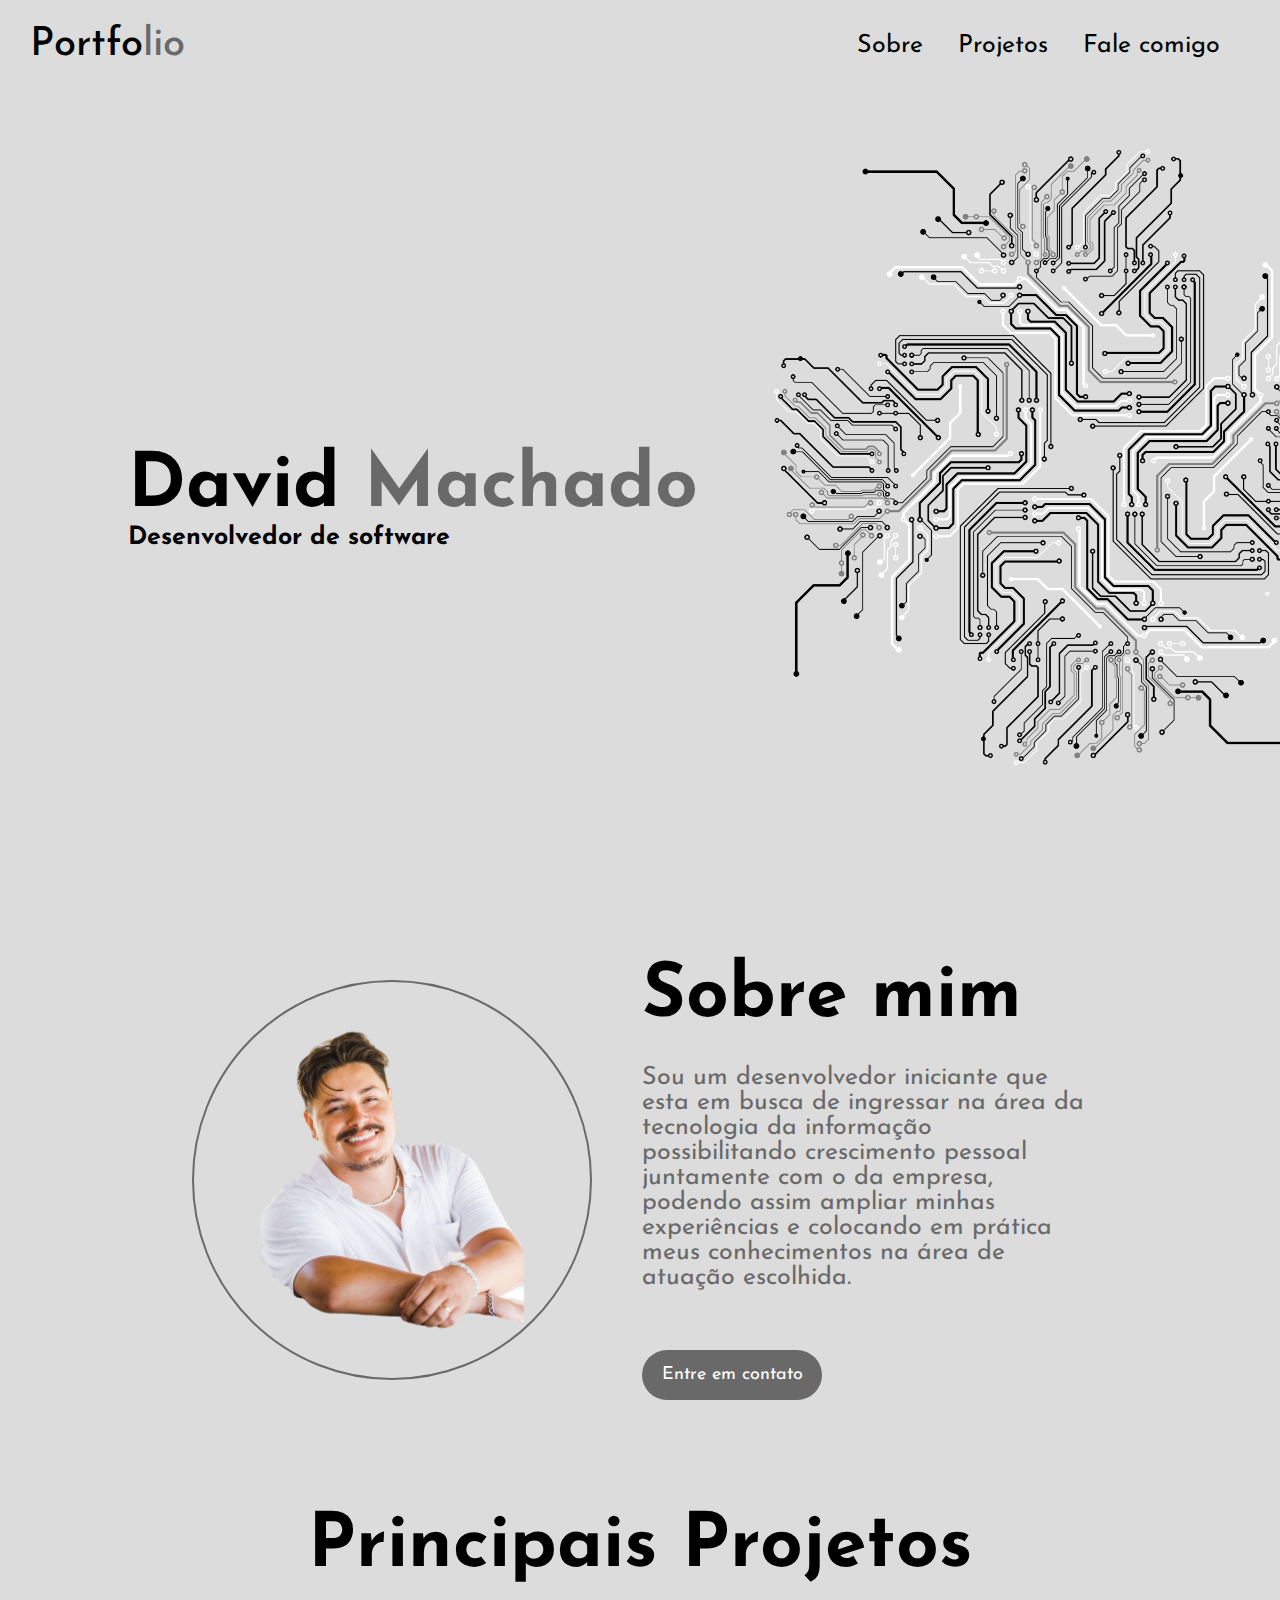
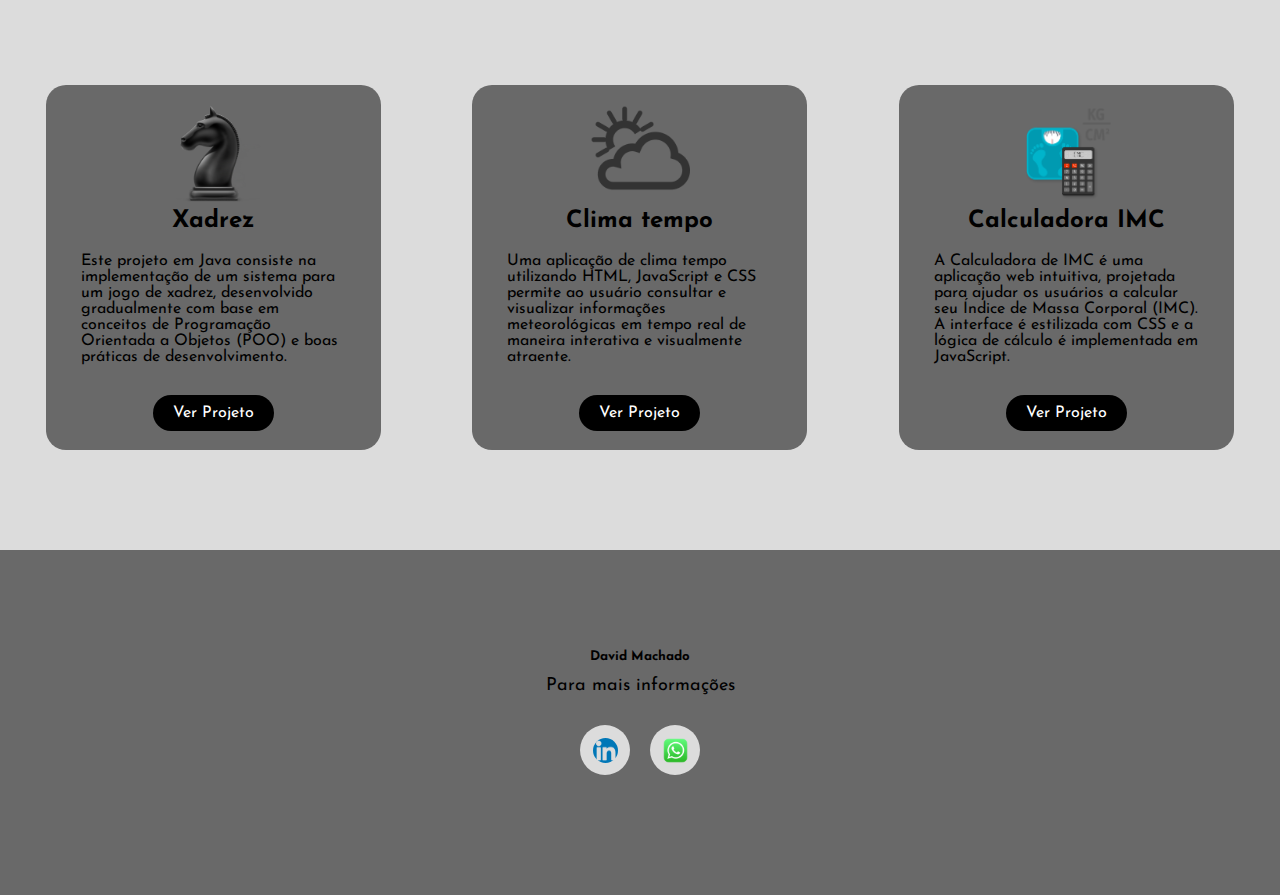
<file: index.html>
<!DOCTYPE html>
<html lang="pt-br">
    <head>
        <meta charset="UTF-8">
        <meta name="viewport" content="width=device-width, initial-scale=1.0">
        <link rel="stylesheet" href="./styles.css">
        <link rel="preconnect" href="https://fonts.googleapis.com">
        <link rel="preconnect" href="https://fonts.gstatic.com" crossorigin>
        <link href="https://fonts.googleapis.com/css2?family=Josefin+Sans:ital,wght@0,100..700;1,100..700&display=swap" rel="stylesheet">
        <title>David Machado</title>
    </head>
    <body>
        <div class="caixa-principal" id="home">
            <nav>
                <h2 class="portfolio">
                    Portfo<span>lio</span>
                </h2>
                <ul>
                    <li>
                        <a class="link-menu" href="#sobre">Sobre</a>
                    </li>
                    <li>
                        <a class="link-menu" href="#projetos-id">Projetos</a>
                    </li>
                    <li>
                        <a class="link-menu" href="#fale-comigo">Fale comigo</a>
                    </li>
                </ul>
            </nav>
            <div class="meu-nome">
                <h1>
                    David
                    <span>Machado</span>
                </h1>
                <h3>Desenvolvedor de software</h3>
            </div>
        </div>
        <section id="sobre">
            <img src="./img/david.png">
            <div>
                <h2>Sobre mim</h2>
                <p>
                    Sou um desenvolvedor iniciante que esta em busca de ingressar na área da tecnologia da informação
                possibilitando crescimento pessoal juntamente com o da empresa, podendo assim ampliar minhas
                experiências e colocando em prática meus conhecimentos na área de atuação escolhida.
                </p>
                <a href="mailto:davidramonm@outlook.com"><button>Entre em contato</button></a>
            </div>
        </section>
        <div class="projetos" id="projetos-id">
            <h2>Principais Projetos</h2>
            <div class="card-projetos">
                <div class="card">
                    <img src="./img/xadrez.png">
                    <h5>Xadrez</h5>
                    <p>
                        Este projeto em Java consiste na implementação de um sistema para um jogo de xadrez, desenvolvido gradualmente com base em conceitos de Programação Orientada a Objetos (POO) e boas práticas de desenvolvimento.
                    </p>
                    <a href="xadrez.html">Ver Projeto</a>
                </div>
                <div class="card">
                    <img src="./img/weather.png">
                    <h5>Clima tempo</h5>
                    <p>
                        Uma aplicação de clima tempo utilizando HTML, JavaScript e CSS permite ao usuário consultar e visualizar informações meteorológicas em tempo real de maneira interativa e visualmente atraente.
                    </p>
                    <a href="https://weatherdata25.netlify.app/" target="_blank">Ver Projeto</a>
                </div>
                <div class="card">
                    <img src="./img/imc.png">
                    <h5>Calculadora IMC</h5>
                    <p>
                        A Calculadora de IMC é uma aplicação web intuitiva, projetada para ajudar os usuários a calcular seu Índice de Massa Corporal (IMC). A interface é estilizada com CSS e a lógica de cálculo é implementada em JavaScript.
                    </p>
                    <a href="https://imccalculatorbydvd.netlify.app/" target="_blank">Ver Projeto</a>
                </div>
            </div>
        </div>
        <footer id="fale-comigo">
            <h5>David Machado</h5>
            <p>Para mais informações</p>

            <div class="social">
                <a href="https://www.linkedin.com/in/david-machado-5194b8239/" target="_blank">
                    <img src="./img/linkedin.png">
                </a>
                <div class="whatsapp">
                    <a href="https://wa.me/5515997001591" target="_blank">
                        <img src="./img/whatsapp.png">
                    </a>
                </div>
            </div>
        </footer>
    </body>
</html>
</file>
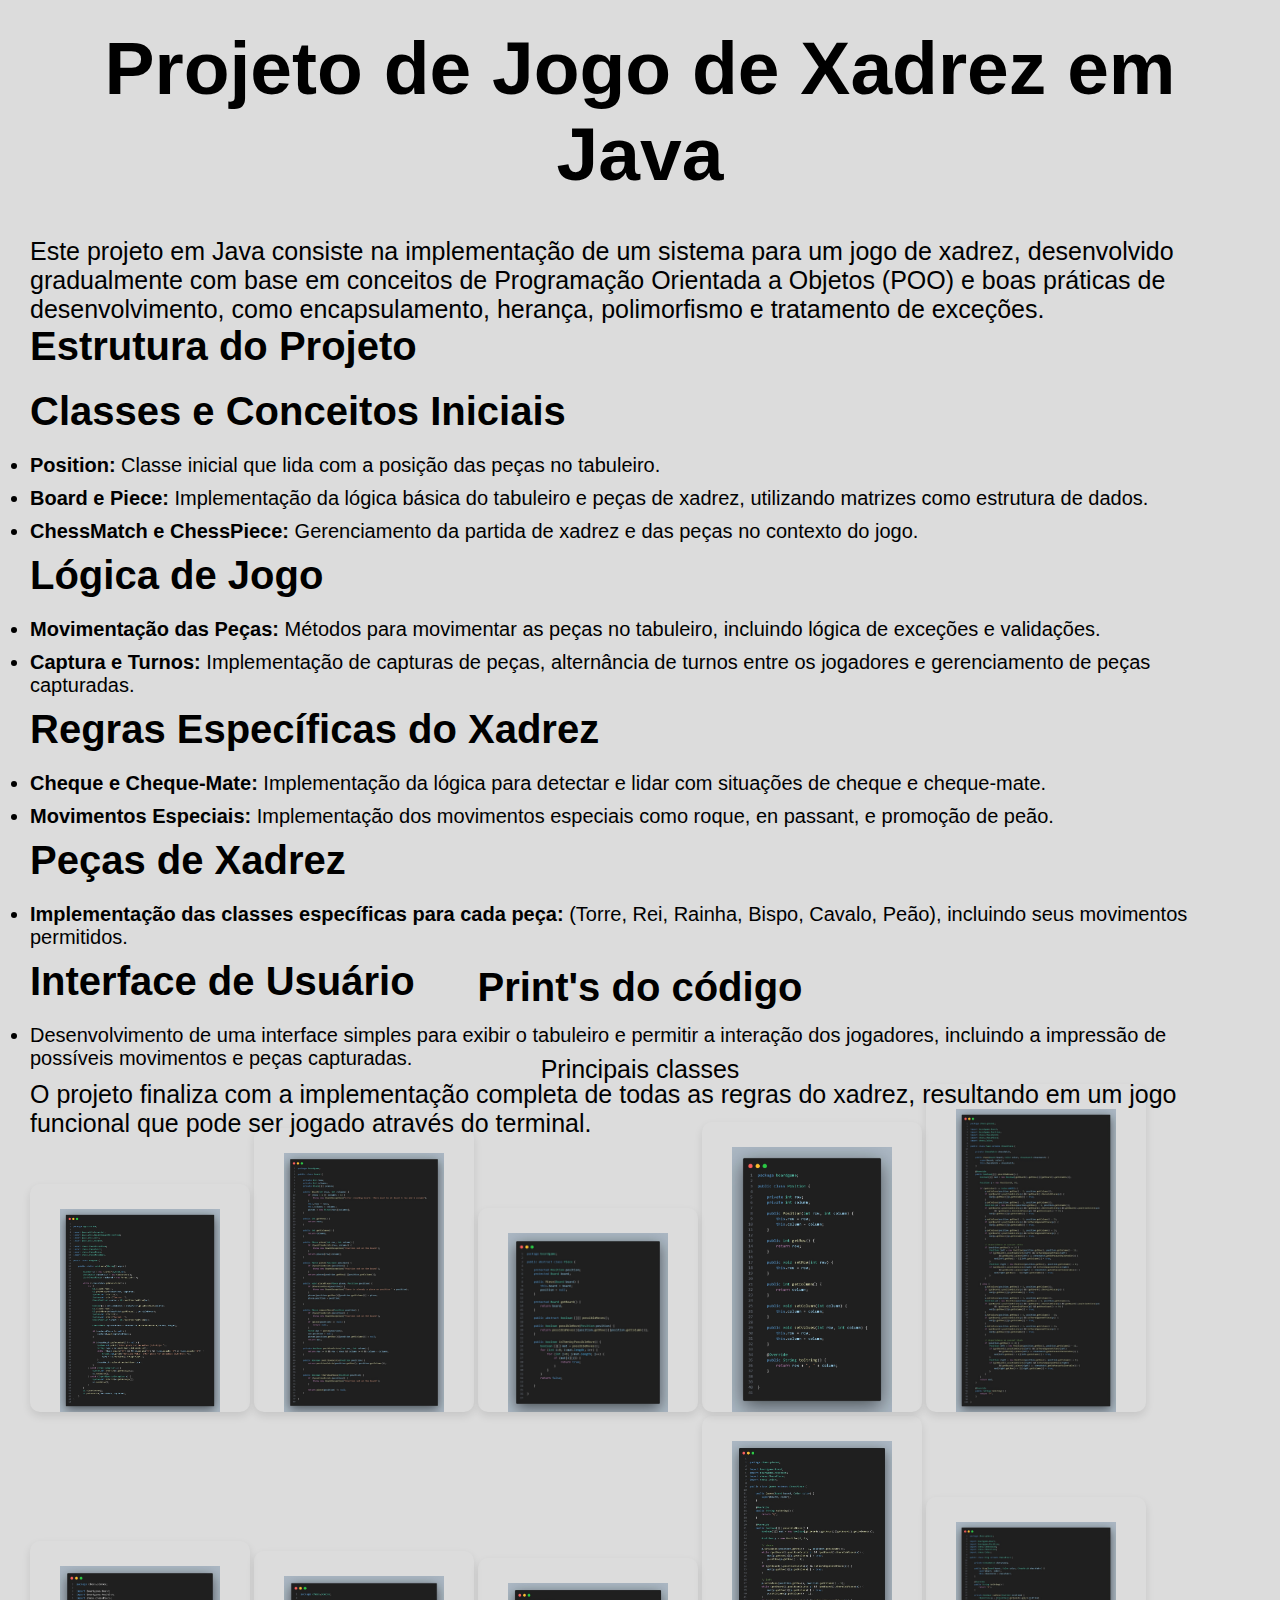
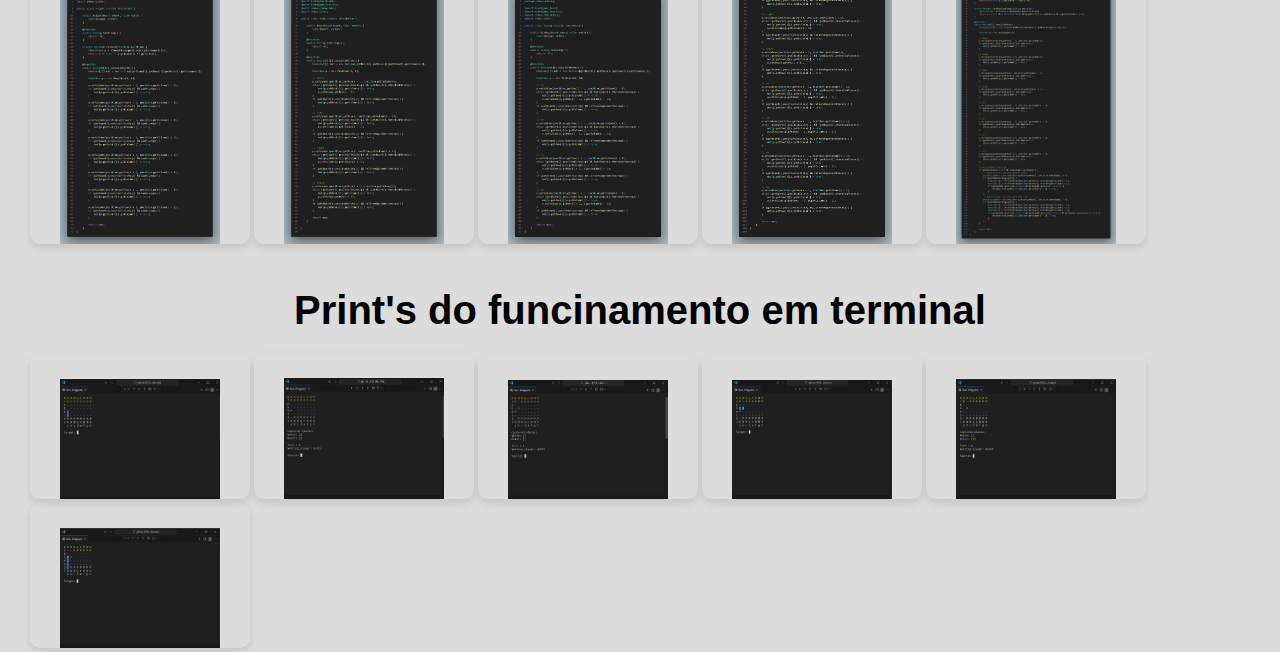
<file: xadrez.html>
<!DOCTYPE html>
<html lang="pt-br">
<head>
    <meta charset="UTF-8">
    <meta name="viewport" content="width=device-width, initial-scale=1.0">
    <link rel="stylesheet" href="xadrez.css">
    <title>Projeto de Jogo de Xadrez em Java</title>
</head>
<body>
    <div class="caixa-principal">
    <nav>
    <h1>Projeto de Jogo de Xadrez em Java</h1>
    <p>Este projeto em Java consiste na implementação de um sistema para um jogo de xadrez, desenvolvido gradualmente com base em conceitos de Programação Orientada a Objetos (POO) e boas práticas de desenvolvimento, como encapsulamento, herança, polimorfismo e tratamento de exceções.</p>

    <h2>Estrutura do Projeto</h2>
    
            <h2>Classes e Conceitos Iniciais</h2>
                <li><strong>Position:</strong> Classe inicial que lida com a posição das peças no tabuleiro.</li>
                <li><strong>Board e Piece:</strong> Implementação da lógica básica do tabuleiro e peças de xadrez, utilizando matrizes como estrutura de dados.</li>
                <li><strong>ChessMatch e ChessPiece:</strong> Gerenciamento da partida de xadrez e das peças no contexto do jogo.</li>
            <h2>Lógica de Jogo</h2>
                <li><strong>Movimentação das Peças:</strong> Métodos para movimentar as peças no tabuleiro, incluindo lógica de exceções e validações.</li>
                <li><strong>Captura e Turnos:</strong> Implementação de capturas de peças, alternância de turnos entre os jogadores e gerenciamento de peças capturadas.</li>
            <h2>Regras Específicas do Xadrez</h2>
                <li><strong>Cheque e Cheque-Mate:</strong> Implementação da lógica para detectar e lidar com situações de cheque e cheque-mate.</li>
                <li><strong>Movimentos Especiais:</strong> Implementação dos movimentos especiais como roque, en passant, e promoção de peão.</li>
            <h2>Peças de Xadrez</h2>
            <li><strong>Implementação das classes específicas para cada peça:</strong> (Torre, Rei, Rainha, Bispo, Cavalo, Peão), incluindo seus movimentos permitidos.</li>
            <h2>Interface de Usuário</h2>
            <li><strong></strong>Desenvolvimento de uma interface simples para exibir o tabuleiro e permitir a interação dos jogadores, incluindo a impressão de possíveis movimentos e peças capturadas.</li>
            <p>O projeto finaliza com a implementação completa de todas as regras do xadrez, resultando em um jogo funcional que pode ser jogado através do terminal.</p>
        </nav>
    </div>

    <div class="caixa2">
        <nav>
            <h2>Print's do código</h2>
        </nav>
    <nav class="gallery">
        <p>Principais classes</p>
        <img src="img-xadrez/program.jpg" alt="Program">
        <img src="img-xadrez/board.jpg" alt="Board">
        <img src="img-xadrez/piece.jpg" alt="Piece">
        <img src="img-xadrez/position.jpg" alt="Position">
        <img src="img-xadrez/pawn.jpg" alt="Pawn">
        <img src="img-xadrez/knigth.jpg" alt="Knigth">
        <img src="img-xadrez/rook.jpg" alt="Rook">
        <img src="img-xadrez/bishop.jpg" alt="Bishop">
        <img src="img-xadrez/queen.jpg" alt="Queen">
        <img src="img-xadrez/king.jpg" alt="King">   
        <h2>Print's do funcinamento em terminal</h2>
        <img src="img-xadrez/a2.png" alt="Imagem 1">
        <img src="img-xadrez/a4.png" alt="Imagem 2">
        <img src="img-xadrez/a5.png" alt="Imagem 3">
        <img src="img-xadrez/a6.png" alt="Imagem 4">
        <img src="img-xadrez/a7.png" alt="Imagem 5">
        <img src="img-xadrez/a8.png" alt="Imagem 6">
    </nav>
    </div>
    
    
</body>
</html>
</file>
<file: styles.css>
* {
    margin: 0;
    padding: 0;
    box-sizing: border-box;
    font-family: "Josefin Sans", sans-serif;

}

.caixa-principal {
    height: 100vh;
    width: 100%;
    background-image: url(./img/background1.png);
    background-size: cover;
    background-position: left;
    background-color: #DCDCDC;
}

nav {
    display: flex;
    align-items: center;
    justify-content: space-between;
    padding-left: 30px;
    padding-right: 30px;
    padding-top: 25px;
}

.portfolio {
    color: #000000;
    font-size: 40px;
    font-weight: 500;
}

.portfolio span {
    color: #696969;
}

li {
    color:#000000;
    list-style: none;
    display: inline-block;
    font-size: 25px;
    margin-right: 30px;
    cursor: pointer;
}

.link-menu {
    text-decoration: none;
    color: #000000;
}

.link-menu:hover {
    color: white;
}

.meu-nome {
    position: absolute;
    top: 50%;
    left: 10%;
}

h1 {
    color: black;
    font-size: 75px;
}

h1 span {
    color: #696969;
    font-size: 75px;
}

.meu-nome h3 {
    color: #000000;
    font-size: 25px;
}

section {
    display: flex;
    align-items: center;
    padding: 60px 15%;
    background-color: #DCDCDC;
}

section img {
    height: 400px;
    border-radius: 100%;
    border: 2px solid #696969;
    margin-right: 50px;
}

section div h2 {
    color: black;
    font-size: 75px;
}

section div p {
    color: #696969;
    font-size: 25px;
    margin-top: 30px;
    margin-bottom: 60px;
    
}

section div button {
    color: white;
    background: #696969;
    height: 50px;
    width: 180px;
    font-size: 18px;
    border: none;
    border-radius: 26px;
    cursor: pointer;
}

section div button:hover {
    background-color: black;
    border: 3px solid #696969;
}

.projetos {
    background-color: #DCDCDC;
    padding-top: 50px;
    padding-bottom: 100px;

}

.projetos h2 {
    color: black;
    font-size: 75px;
    text-align: center;

}


.card {
    background-color: #696969;
    height: 365px;
    width: 335px;
    border-radius: 20px;
    padding: 20px 35px;
    text-align: center;

}

.card img {
    height: 100px;

}

.card h5 {
    color: #000000;
    font-size: 24px;
}

.card p {
    color: #000000;
    margin-top: 20px;
    margin-bottom: 40px;
    text-align: start;

}

.card a {
    color: white;
    background-color: black;
    padding: 10px 20px;
    border-radius: 25px;
    cursor: pointer;
    text-decoration: none;

}

.card a:hover {
    background-color: transparent;
    border: 2px solid white;

}

.card-projetos {
    display: flex;
    justify-content: space-around;
    margin-top: 100px;
}

footer {
    background-color: #696969;
    padding-top: 100px;
    padding-bottom: 120px;
    display: flex;
    flex-direction: column;
    align-items: center;
    justify-content: center;
}

footer h5 {
    color: black;
    font-size: 30 px;
}

footer p {
    color: black;
    font-size: 18px;
    margin-top: 14px;
    margin-bottom: 30px;
}

.social {
    display: flex;
    gap: 20px;
}

.social img {
    height: 25px;
    border-radius: 50%;
}

.social a {
    background-color: #DCDCDC;
    border-radius: 50%;
    display: flex;
    align-items: center;
    height: 50px;
    width: 50px;
    justify-content: center;
    cursor: pointer;
}

.social a:hover {
    transform: scale(1.3);
    transition: 0.5s;
}

.whatsapp img {
    height: 35px;
}

@media screen and (max-width: 768px) {

    
    
}
</file>
<file: xadrez.css>
* {
    margin: 0;
    padding: 0;
    box-sizing: border-box;
    font-family: "Josefin Sans", sans-serif;
}

.caixa-principal {
    height: 100vh;
    width: 100%;
    background-color: #DCDCDC;
}

.caixa2 {
    height: 100vh;
    width: 100%;
    background-color: #DCDCDC;
}

.caixa2 h2 {
    text-align: center;
    margin-top: 40px;

}
.caixa2 p {
    text-align: center;
    width: auto;
    height: auto;
}

nav {
    align-items: center;
    justify-content: space-between;
    padding-left: 30px;
    padding-right: 30px;
    padding-top: 25px;
}


h1 {
    color: black;
    font-size: 75px;
    text-align: center;
    margin-bottom: 40px;
}

h2 {
    color: black;
    font-size: 40px;
    margin-bottom: 20px;
}


p {
    color: black;
    font-size: 25px;
    margin-bottom: auto;
}


li {
    color: #000000;
    font-size: 20px;
    margin-bottom: 10px;
}

.gallery {
    width: auto;
    height: auto;
    flex-wrap: wrap;
    background-color: #DCDCDC;
    gap: 10px; /* Espaço entre as imagens */
    }

.gallery img {
    display: inline-block;
    width: 18%;
    height: auto;
    padding-left: 30px;
    padding-right: 30px;
    padding-top: 25px;
    justify-content: space-between;
    align-items: center;
    text-align: center;
    border-radius: 10px;
    box-shadow: 0 4px 8px rgba(0, 0, 0, 0.1);
    transition: transform 0.3s ease;
    }

    .gallery img:hover {
    transform: scale(1.70);
    }


@media screen and (max-width: 768px) {
}
</file>
